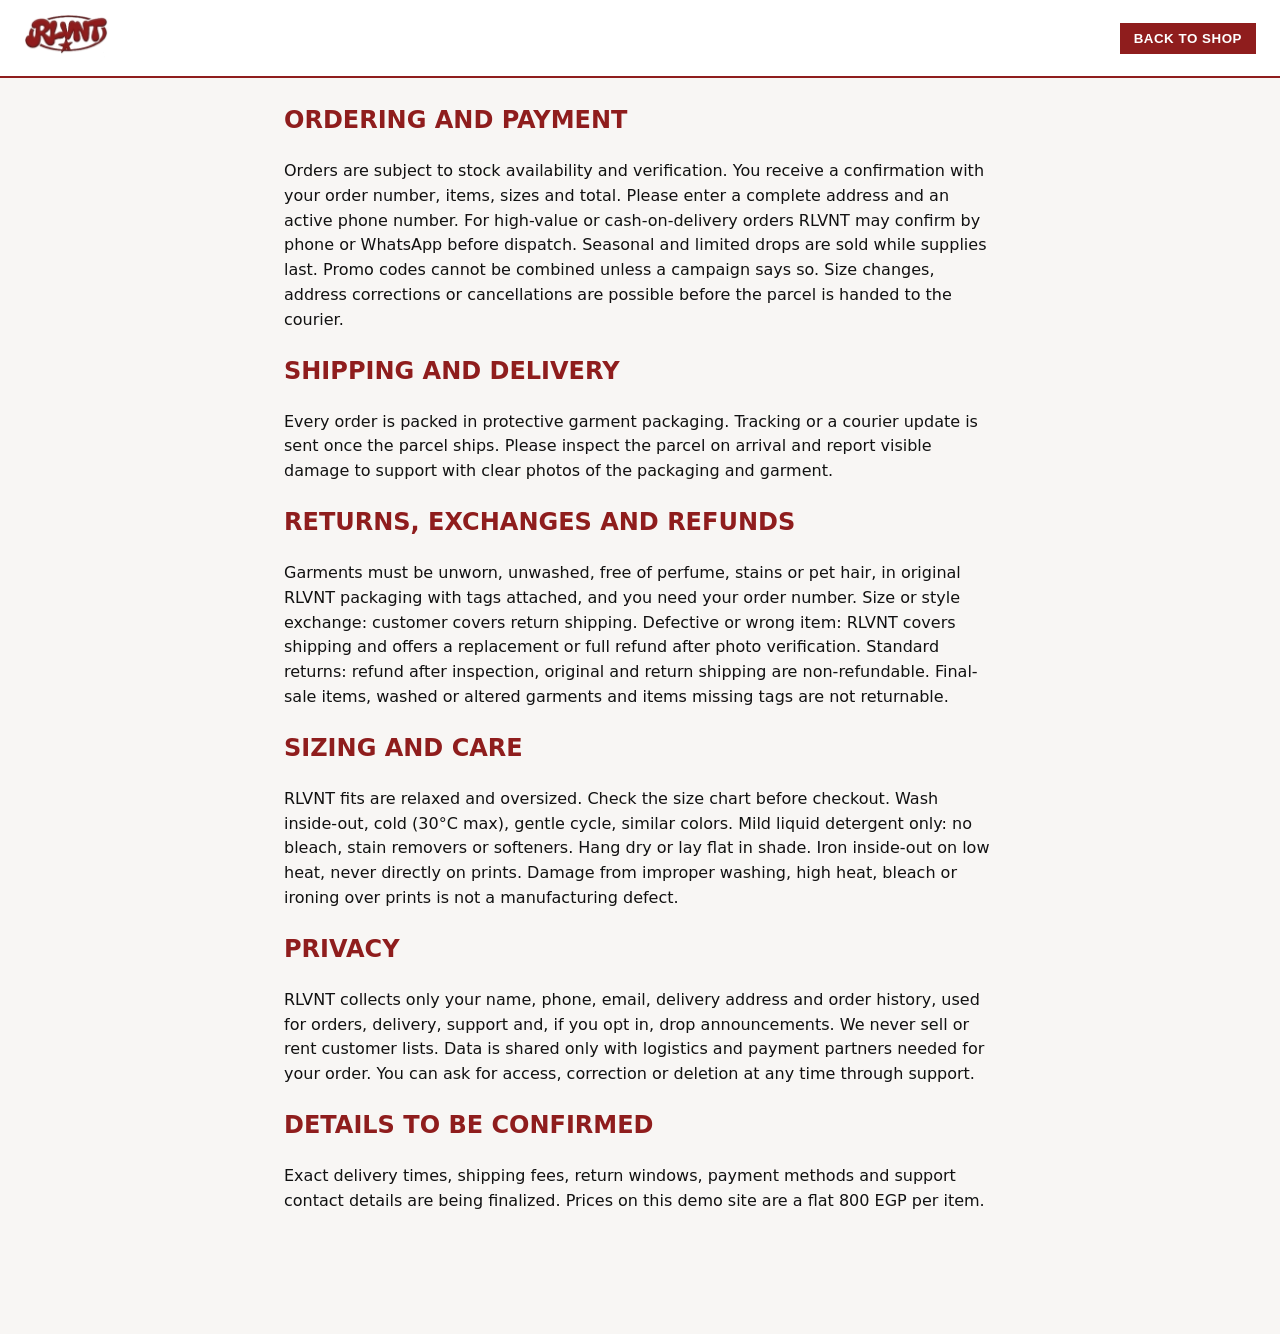
<file: frontend/policies.html>
<!doctype html><html lang="en"><head><meta charset="utf-8"><meta name="viewport" content="width=device-width,initial-scale=1">
<title>RLVNT Policies</title><link rel="stylesheet" href="style.css"></head><body>
<header><a href="index.html"><img src="images/logo.png" alt="RLVNT"></a><a href="index.html"><button>Back to shop</button></a></header>
<div class="policy">
<h2>Ordering and payment</h2>
<p>Orders are subject to stock availability and verification. You receive a confirmation with your order number, items, sizes and total. Please enter a complete address and an active phone number. For high-value or cash-on-delivery orders RLVNT may confirm by phone or WhatsApp before dispatch. Seasonal and limited drops are sold while supplies last. Promo codes cannot be combined unless a campaign says so. Size changes, address corrections or cancellations are possible before the parcel is handed to the courier.</p>
<h2>Shipping and delivery</h2>
<p>Every order is packed in protective garment packaging. Tracking or a courier update is sent once the parcel ships. Please inspect the parcel on arrival and report visible damage to support with clear photos of the packaging and garment.</p>
<h2>Returns, exchanges and refunds</h2>
<p>Garments must be unworn, unwashed, free of perfume, stains or pet hair, in original RLVNT packaging with tags attached, and you need your order number. Size or style exchange: customer covers return shipping. Defective or wrong item: RLVNT covers shipping and offers a replacement or full refund after photo verification. Standard returns: refund after inspection, original and return shipping are non-refundable. Final-sale items, washed or altered garments and items missing tags are not returnable.</p>
<h2>Sizing and care</h2>
<p>RLVNT fits are relaxed and oversized. Check the size chart before checkout. Wash inside-out, cold (30°C max), gentle cycle, similar colors. Mild liquid detergent only: no bleach, stain removers or softeners. Hang dry or lay flat in shade. Iron inside-out on low heat, never directly on prints. Damage from improper washing, high heat, bleach or ironing over prints is not a manufacturing defect.</p>
<h2>Privacy</h2>
<p>RLVNT collects only your name, phone, email, delivery address and order history, used for orders, delivery, support and, if you opt in, drop announcements. We never sell or rent customer lists. Data is shared only with logistics and payment partners needed for your order. You can ask for access, correction or deletion at any time through support.</p>
<h2>Details to be confirmed</h2>
<p>Exact delivery times, shipping fees, return windows, payment methods and support contact details are being finalized. Prices on this demo site are a flat 800 EGP per item.</p>
</div></body></html>
</file>
<file: frontend/style.css>
:root{--crimson:#8F1D1D;--black:#111111;--offwhite:#F8F6F4;--white:#FFFFFF}
*{box-sizing:border-box}body{margin:0;font-family:system-ui,Arial,sans-serif;background:var(--offwhite);color:var(--black)}
header{display:flex;justify-content:space-between;align-items:center;padding:14px 24px;background:var(--white);border-bottom:2px solid var(--crimson)}
header img{height:44px}
button{background:var(--crimson);color:var(--white);border:0;padding:8px 14px;cursor:pointer;font-weight:700;text-transform:uppercase;letter-spacing:.04em}
button:hover{background:var(--black)}
.hero{padding:48px 24px;text-align:center}.hero h2{font-size:2.4rem;margin:0;text-transform:uppercase;color:var(--crimson);letter-spacing:.04em}
.grid{display:grid;grid-template-columns:repeat(auto-fill,minmax(230px,1fr));gap:16px;padding:0 24px 120px}
.card{background:var(--white);padding:10px;border:1px solid #e5e0db}.card img{width:100%;aspect-ratio:1/1;object-fit:contain}
.card h4{margin:8px 0 2px;text-transform:uppercase}.card p{margin:0 0 8px;color:#555}
.panel{position:fixed;top:70px;right:16px;width:300px;background:var(--white);padding:16px;border:2px solid var(--black);z-index:5}
.hidden{display:none}.row{display:flex;justify-content:space-between;gap:8px;margin:6px 0}
.chat{position:fixed;bottom:16px;right:16px;width:340px;max-width:calc(100vw - 32px);background:var(--white);border:2px solid var(--black)}
#log{max-height:260px;overflow:auto;padding:10px}.m{margin:6px 0;white-space:pre-wrap}.u{color:var(--crimson);font-weight:600}
form{display:flex}form input{flex:1;padding:10px;border:0;border-top:1px solid #ccc;background:var(--offwhite)}
footer{background:var(--black);color:var(--offwhite);padding:24px;font-size:.85rem}footer a{color:var(--offwhite)}
.policy{max-width:760px;margin:24px auto;padding:0 24px 80px;line-height:1.55}.policy h2{color:var(--crimson);text-transform:uppercase}
</file>
